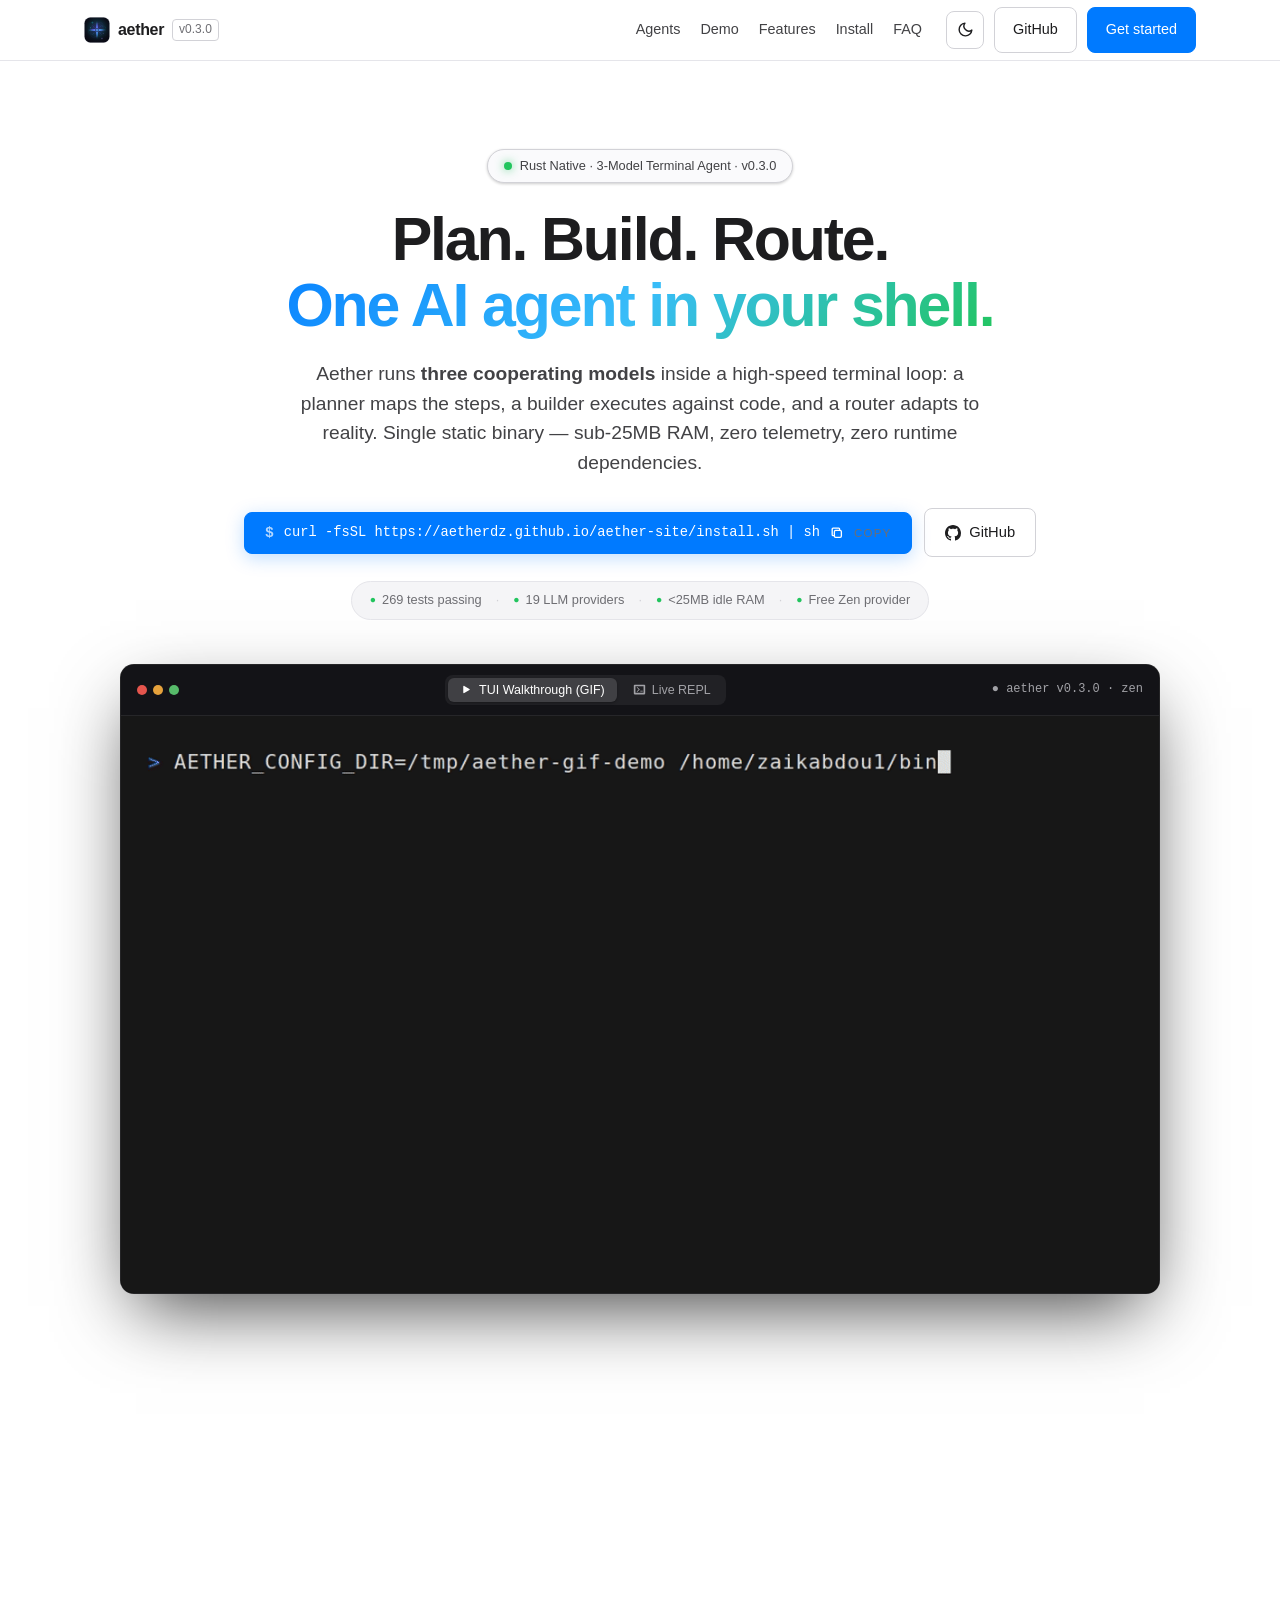
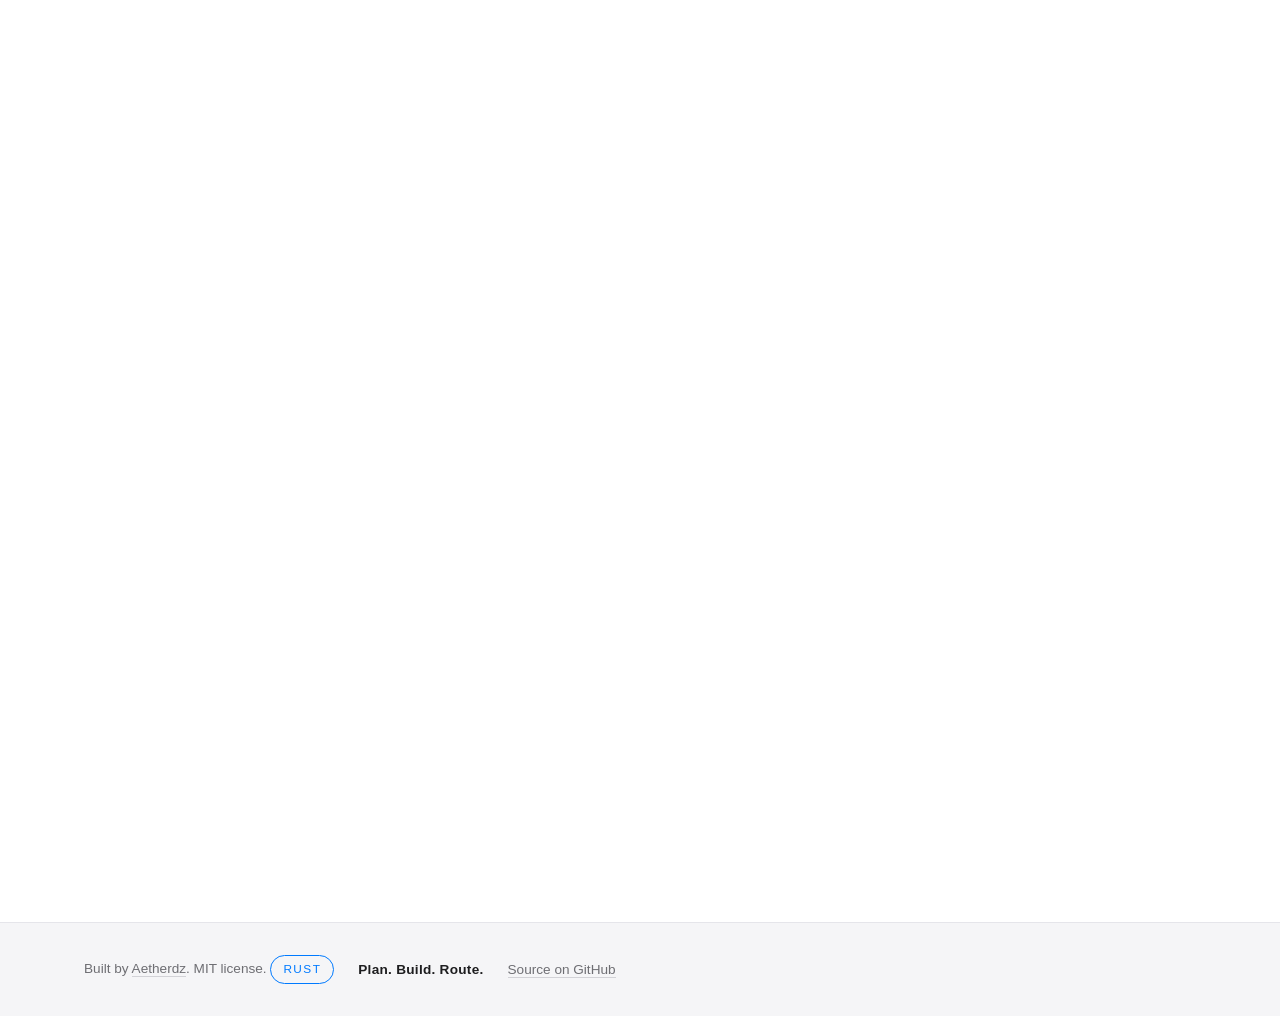
<file: index.html>
<!DOCTYPE html>
<html lang="en">
<head>
  <meta charset="UTF-8">
  <meta name="viewport" content="width=device-width, initial-scale=1.0">
  <title>Aether — the 3-model terminal agent</title>
  <meta name="description" content="Aether is a Rust terminal AI coding agent driven by three models: a planner, a builder, and a router that revises the plan after every execution. One binary, no Node runtime, free no-key start.">
  <link rel="canonical" href="https://aetherdz.github.io/aether-site/">
  <meta property="og:title" content="Aether — the 3-model terminal agent">
  <meta property="og:description" content="Plan. Build. Route. A Rust terminal agent where three models cooperate and the router re-plans after every step.">
  <meta property="og:type" content="website">
  <meta property="og:url" content="https://aetherdz.github.io/aether-site/">
  <meta property="og:image" content="https://aetherdz.github.io/aether-site/logo.svg">
  <meta name="twitter:card" content="summary_large_image">
  <meta name="theme-color" content="#ffffff">
  <meta http-equiv="Content-Security-Policy" content="default-src 'self'; script-src 'self'; style-src 'self'; font-src 'self'; img-src 'self' data:; connect-src 'none'; object-src 'none'; base-uri 'self'; form-action 'self'">
  <link rel="icon" href="./emblem.svg" type="image/svg+xml">
  <link rel="stylesheet" href="./style.css">
  <script src="./theme-init.js"></script>
</head>
<body>
  <a class="skip-link" href="#main">Skip to content</a>

  <header class="nav">
    <div class="nav-inner">
      <a class="nav-brand" href="#top" aria-label="Aether home">
        <img class="nav-emblem" src="./emblem.svg" alt="" width="26" height="26">
        <span class="nav-word">aether</span>
        <span class="nav-ver">v0.3.0</span>
      </a>
      <nav class="nav-links" id="nav-links" aria-label="Primary">
        <a href="#agents">Agents</a>
        <a href="#demo">Demo</a>
        <a href="#features">Features</a>
        <a href="#install">Install</a>
        <a href="#faq">FAQ</a>
      </nav>
      <div class="nav-actions">
        <button class="theme-toggle" id="theme-toggle" type="button" aria-label="Toggle dark mode" aria-pressed="false">
          <svg class="icon-moon" viewBox="0 0 24 24" fill="none" stroke="currentColor" stroke-width="2" stroke-linecap="round" stroke-linejoin="round" aria-hidden="true"><path d="M21 12.79A9 9 0 1 1 11.21 3 7 7 0 0 0 21 12.79z"></path></svg>
          <svg class="icon-sun" viewBox="0 0 24 24" fill="none" stroke="currentColor" stroke-width="2" stroke-linecap="round" stroke-linejoin="round" aria-hidden="true"><circle cx="12" cy="12" r="4"></circle><path d="M12 2v2M12 20v2M4.93 4.93l1.41 1.41M17.66 17.66l1.41 1.41M2 12h2M20 12h2M6.34 17.66l-1.41 1.41M19.07 4.93l-1.41 1.41"></path></svg>
        </button>
        <a class="btn btn-ghost nav-cta" href="https://github.com/Aetherdz/aether" rel="noopener" target="_blank">GitHub</a>
        <a class="btn btn-primary nav-cta" href="#install">Get started</a>
        <button class="nav-toggle" id="nav-toggle" type="button" aria-expanded="false" aria-controls="nav-links" aria-label="Toggle menu">
          <span></span><span></span><span></span>
        </button>
      </div>
    </div>
  </header>

  <main id="main">
    <section class="hero" id="top">
      <div class="hero-header">
        <div class="hero-badge">
          <span class="badge-dot"></span>
          <span class="badge-text">Rust Native · 3-Model Terminal Agent · v0.3.0</span>
        </div>
        <h1 class="hero-title">
          Plan. Build. Route.<br>
          <span class="hero-gradient">One AI agent in your shell.</span>
        </h1>
        <p class="hero-sub">
          Aether runs <b>three cooperating models</b> inside a high-speed terminal loop:
          a planner maps the steps, a builder executes against code, and a router adapts to reality.
          Single static binary — sub-25MB RAM, zero telemetry, zero runtime dependencies.
        </p>
        <div class="hero-cta-wrap">
          <button class="btn btn-primary copy-btn-inline hero-install-btn" id="copy-install" type="button" aria-label="Copy install command">
            <span class="prompt-symbol">$</span>
            <code id="install-code">curl -fsSL https://aetherdz.github.io/aether-site/install.sh | sh</code>
            <svg class="icon-copy" viewBox="0 0 16 16" width="14" height="14" aria-hidden="true"><rect x="5" y="5" width="8" height="8" rx="1.5" fill="none" stroke="currentColor" stroke-width="1.5"/><path d="M11 5V3.5a1 1 0 0 0-1-1H3.5a1 1 0 0 0-1 1V10a1 1 0 0 0 1 1H5" fill="none" stroke="currentColor" stroke-width="1.5"/></svg>
            <svg class="icon-check" viewBox="0 0 16 16" width="14" height="14" aria-hidden="true"><path d="M3 8.5 6.5 12 13 4.5" fill="none" stroke="currentColor" stroke-width="2" stroke-linecap="round" stroke-linejoin="round"/></svg>
            <span class="copy-hint" id="copy-hint" aria-live="polite">copy</span>
          </button>
          <a class="btn btn-ghost hero-secondary-btn" href="https://github.com/Aetherdz/aether" target="_blank" rel="noopener">
            <svg width="16" height="16" viewBox="0 0 16 16" fill="currentColor" aria-hidden="true"><path d="M8 0C3.58 0 0 3.58 0 8c0 3.54 2.29 6.53 5.47 7.59.4.07.55-.17.55-.38 0-.19-.01-.82-.01-1.49-2.01.37-2.53-.49-2.69-.94-.09-.23-.48-.94-.82-1.13-.28-.15-.68-.52-.01-.53.63-.01 1.08.58 1.23.82.72 1.21 1.87.87 2.33.66.07-.52.28-.87.51-1.07-1.78-.2-3.64-.89-3.64-3.95 0-.87.31-1.59.82-2.15-.08-.2-.36-1.02.08-2.12 0 0 .67-.21 2.2.82.64-.18 1.32-.27 2-.27.68 0 1.36.09 2 .27 1.53-1.04 2.2-.82 2.2-.82.44 1.1.16 1.92.08 2.12.51.56.82 1.27.82 2.15 0 3.07-1.87 3.75-3.65 3.95.29.25.54.73.54 1.48 0 1.07-.01 1.93-.01 2.2 0 .21.15.46.55.38A8.013 8.013 0 0016 8c0-4.42-3.58-8-8-8z"/></svg>
            GitHub
          </a>
        </div>
        <div class="hero-specs">
          <span class="spec-item"><span class="spec-dot">●</span> 269 tests passing</span>
          <span class="spec-sep">·</span>
          <span class="spec-item"><span class="spec-dot">●</span> 19 LLM providers</span>
          <span class="spec-sep">·</span>
          <span class="spec-item"><span class="spec-dot">●</span> &lt;25MB idle RAM</span>
          <span class="spec-sep">·</span>
          <span class="spec-item"><span class="spec-dot">●</span> Free Zen provider</span>
        </div>
      </div>

      <div class="hero-showcase" id="demo" role="region" aria-label="Aether terminal preview">
        <div class="showcase-bar">
          <span class="traffic"><i class="t-red"></i><i class="t-amber"></i><i class="t-green"></i></span>
          <div class="showcase-tabs" role="tablist" aria-label="Demo view switcher">
            <button class="showcase-tab active" id="tab-gif" role="tab" aria-selected="true" aria-controls="pane-gif" type="button">
              <svg viewBox="0 0 16 16" width="13" height="13" fill="currentColor" aria-hidden="true"><path d="m11.596 8.697-6.363 3.692c-.54.313-1.233-.066-1.233-.697V4.308c0-.63.692-1.01 1.233-.696l6.363 3.692a.802.802 0 0 1 0 1.393z"/></svg>
              <span>TUI Walkthrough (GIF)</span>
            </button>
            <button class="showcase-tab" id="tab-repl" role="tab" aria-selected="false" aria-controls="pane-repl" type="button">
              <svg viewBox="0 0 16 16" width="13" height="13" fill="currentColor" aria-hidden="true"><path d="M14 2H2a1 1 0 0 0-1 1v10a1 1 0 0 0 1 1h12a1 1 0 0 0 1-1V3a1 1 0 0 0-1-1zm-1 10H3V4h10v8zM4.5 5.5l2.5 2.5-2.5 2.5.707.707L8.414 8 5.207 4.793 4.5 5.5zm4.5 5h3v-1H9v1z"/></svg>
              <span>Live REPL</span>
            </button>
          </div>
          <span class="showcase-status">● aether v0.3.0 · zen</span>
        </div>
        <div class="showcase-body">
          <div class="showcase-pane active" id="pane-gif" role="tabpanel" aria-labelledby="tab-gif">
            <img class="hero-demo-gif" src="./assets/img/demo.gif" alt="Aether live terminal demo showing 3-model planning, building, and routing in TUI" width="1150" height="640">
          </div>
          <div class="showcase-pane" id="pane-repl" role="tabpanel" aria-labelledby="tab-repl" hidden>
            <pre class="terminal-body" id="terminal" aria-live="polite"></pre>
          </div>
        </div>
      </div>
    </section>

    <section class="section" id="agents" aria-labelledby="agents-title">
      <div class="section-head">
        <p class="overline">THE AGENTS</p>
        <h2 id="agents-title">Three models. One loop.</h2>
        <p class="section-sub">Most agents run a single model. Aether runs three that hand off to each other — and the router rewrites the plan from what actually happened.</p>
      </div>
      <div class="agent-loop" aria-label="Agent loop: plan → build → route">
        <article class="agent-card" data-agent="plan">
          <div class="agent-head"><span class="agent-num">01</span><h3>Plan</h3></div>
          <p>Reads the request, maps the repo, and writes a concrete step list — files to touch, commands to run, order of operations.</p>
          <pre class="agent-sample"><span class="s-dim"># plan</span>
<span class="s-cmd">plan</span> "add a --json flag to sync status"
<span class="s-dim">▸ 3 steps</span>
  1. parse flag in cli.rs
  2. emit json in sync.rs
  3. test round-trip</pre>
        </article>
        <span class="agent-arrow" aria-hidden="true">→</span>
        <article class="agent-card" data-agent="build">
          <div class="agent-head"><span class="agent-num">02</span><h3>Build</h3></div>
          <p>Executes the plan against the codebase: edits files, runs commands, observes the results, and reports back what changed.</p>
          <pre class="agent-sample"><span class="s-dim"># build</span>
<span class="s-cmd">build</span> step 1/3
<span class="s-dim">▸ edit crates/aether-sync/src/lib.rs</span>
  + --json flag wired to Status
  ✓ cargo check passes</pre>
        </article>
        <span class="agent-arrow" aria-hidden="true">→</span>
        <article class="agent-card" data-agent="route">
          <div class="agent-head"><span class="agent-num">03</span><h3>Route</h3></div>
          <p>Compares the result to the plan. Done? Hand off to you. Drifted? It rewrites the plan and sends it back to build — no dead ends.</p>
          <pre class="agent-sample"><span class="s-dim"># route</span>
<span class="s-cmd">route</span> result vs plan
<span class="s-dim">▸ 1 deviation found</span>
  json output missing tests
<span class="s-dim">▸ plan v2 → build</span></pre>
        </article>
      </div>
      <p class="agents-note">The router is the difference: it treats the plan as a hypothesis, not a contract. Execution always feeds back into planning.</p>
    </section>

    <section class="section" id="features" aria-labelledby="features-title">
      <div class="section-head">
        <p class="overline">FEATURES</p>
        <h2 id="features-title">Everything a coding agent should be.</h2>
        <p class="section-sub">Built in Rust, tuned for low RAM, honest about providers.</p>
      </div>
      <div class="bento">
        <article class="card card-wide">
          <div class="card-head"><span class="card-index">01</span><span class="card-rule" aria-hidden="true"></span></div>
          <h3>Zero setup</h3>
          <p>Run <code>aether</code> and start chatting. Ships with the free zen provider — OpenAI-compatible, no API key, no account, no credit card.</p>
        </article>
        <article class="card">
          <div class="card-head"><span class="card-index">02</span><span class="card-rule" aria-hidden="true"></span></div>
          <h3>19 providers</h3>
          <p>zen, openai, anthropic, google, deepseek, openrouter, ollama, groq, mistral, xai, cerebras, togetherai, fireworks, perplexity, moonshot, minimax, huggingface, lmstudio, github — plus any OpenAI-compatible endpoint.</p>
        </article>
        <article class="card">
          <div class="card-head"><span class="card-index">03</span><span class="card-rule" aria-hidden="true"></span></div>
          <h3>Light on RAM</h3>
          <p>A native Rust binary idles in tens of MB — not hundreds. No Electron, no bundled Chromium, no interpreter overhead.</p>
        </article>
        <article class="card">
          <div class="card-head"><span class="card-index">04</span><span class="card-rule" aria-hidden="true"></span></div>
          <h3>Sessions</h3>
          <p>Every chat auto-titles and saves. Browse, resume, or delete with <code>aether sessions</code>. Plain JSONL — grep it, script it, own it.</p>
        </article>
        <article class="card">
          <div class="card-head"><span class="card-index">05</span><span class="card-rule" aria-hidden="true"></span></div>
          <h3>Recall</h3>
          <p>Cross-session memory: search every past conversation with <code>aether recall "phrase"</code> and jump straight back in.</p>
        </article>
        <article class="card">
          <div class="card-head"><span class="card-index">06</span><span class="card-rule" aria-hidden="true"></span></div>
          <h3>MCP server</h3>
          <p>Aether speaks the Model Context Protocol over stdio and Streamable HTTP. Your editor and your agents share one context layer.</p>
        </article>
        <article class="card">
          <div class="card-head"><span class="card-index">07</span><span class="card-rule" aria-hidden="true"></span></div>
          <h3>Sync across devices</h3>
          <p>Sessions sync to a private GitHub gist or any synced folder — merged line-by-line with origin fingerprints, so concurrent edits never silently overwrite.</p>
        </article>
        <article class="card">
          <div class="card-head"><span class="card-index">08</span><span class="card-rule" aria-hidden="true"></span></div>
          <h3>Resilient transport</h3>
          <p>Streaming requests retry with exponential backoff and full jitter on 408/429/5xx — and the system prompt layers per-project overrides via <code>.aether/system-prompt.md</code>.</p>
        </article>
      </div>
    </section>

    <section class="section" id="install" aria-labelledby="install-title">
      <div class="section-head">
        <p class="overline">INSTALL</p>
        <h2 id="install-title">One command to first answer.</h2>
      </div>
      <div class="install-wrap">
        <div class="install-tabs" role="tablist" aria-label="Install method">
          <button class="install-tab active" data-method="curl" role="tab" aria-selected="true">curl</button>
          <button class="install-tab" data-method="cargo" role="tab" aria-selected="false">cargo</button>
          <button class="install-tab" data-method="git" role="tab" aria-selected="false">git clone</button>
          <button class="install-tab" data-method="termux" role="tab" aria-selected="false">Termux</button>
          <button class="install-tab" data-method="npx" role="tab" aria-selected="false">npx? no.</button>
        </div>
        <div class="install-pane">
          <div class="code-block" data-pane-wrap="curl">
            <pre class="install-code active" data-pane="curl" role="tabpanel"><code>curl -fsSL https://aetherdz.github.io/aether-site/install.sh | sh</code></pre>
            <button class="copy-btn" type="button" data-copy-text="curl -fsSL https://aetherdz.github.io/aether-site/install.sh | sh" aria-label="Copy install command">
              <svg class="icon-copy" viewBox="0 0 16 16" width="15" height="15" aria-hidden="true"><rect x="5" y="5" width="8" height="8" rx="1.5" fill="none" stroke="currentColor" stroke-width="1.5"/><path d="M11 5V3.5a1 1 0 0 0-1-1H3.5a1 1 0 0 0-1 1V10a1 1 0 0 0 1 1H5" fill="none" stroke="currentColor" stroke-width="1.5"/></svg>
              <svg class="icon-check" viewBox="0 0 16 16" width="15" height="15" aria-hidden="true"><path d="M3 8.5 6.5 12 13 4.5" fill="none" stroke="currentColor" stroke-width="2" stroke-linecap="round" stroke-linejoin="round"/></svg>
            </button>
          </div>
          <div class="code-block" data-pane-wrap="cargo" hidden>
            <pre class="install-code" data-pane="cargo" role="tabpanel" hidden><code>cargo install --git https://github.com/Aetherdz/aether --locked aether-cli</code></pre>
            <button class="copy-btn" type="button" data-copy-text="cargo install --git https://github.com/Aetherdz/aether --locked aether-cli" aria-label="Copy install command">
              <svg class="icon-copy" viewBox="0 0 16 16" width="15" height="15" aria-hidden="true"><rect x="5" y="5" width="8" height="8" rx="1.5" fill="none" stroke="currentColor" stroke-width="1.5"/><path d="M11 5V3.5a1 1 0 0 0-1-1H3.5a1 1 0 0 0-1 1V10a1 1 0 0 0 1 1H5" fill="none" stroke="currentColor" stroke-width="1.5"/></svg>
              <svg class="icon-check" viewBox="0 0 16 16" width="15" height="15" aria-hidden="true"><path d="M3 8.5 6.5 12 13 4.5" fill="none" stroke="currentColor" stroke-width="2" stroke-linecap="round" stroke-linejoin="round"/></svg>
            </button>
          </div>
          <div class="code-block" data-pane-wrap="git" hidden>
            <pre class="install-code" data-pane="git" role="tabpanel" hidden><code>git clone https://github.com/Aetherdz/aether
cd aether &amp;&amp; cargo build --release
./target/release/aether</code></pre>
            <button class="copy-btn" type="button" data-copy-text="git clone https://github.com/Aetherdz/aether
cd aether && cargo build --release
./target/release/aether" aria-label="Copy install command">
              <svg class="icon-copy" viewBox="0 0 16 16" width="15" height="15" aria-hidden="true"><rect x="5" y="5" width="8" height="8" rx="1.5" fill="none" stroke="currentColor" stroke-width="1.5"/><path d="M11 5V3.5a1 1 0 0 0-1-1H3.5a1 1 0 0 0-1 1V10a1 1 0 0 0 1 1H5" fill="none" stroke="currentColor" stroke-width="1.5"/></svg>
              <svg class="icon-check" viewBox="0 0 16 16" width="15" height="15" aria-hidden="true"><path d="M3 8.5 6.5 12 13 4.5" fill="none" stroke="currentColor" stroke-width="2" stroke-linecap="round" stroke-linejoin="round"/></svg>
            </button>
          </div>
          <div class="code-block" data-pane-wrap="termux" hidden>
            <pre class="install-code" data-pane="termux" role="tabpanel" hidden><code>pkg install -y rust
curl -fsSL https://aetherdz.github.io/aether-site/install.sh | sh</code></pre>
            <button class="copy-btn" type="button" data-copy-text="pkg install -y rust
curl -fsSL https://aetherdz.github.io/aether-site/install.sh | sh" aria-label="Copy install command">
              <svg class="icon-copy" viewBox="0 0 16 16" width="15" height="15" aria-hidden="true"><rect x="5" y="5" width="8" height="8" rx="1.5" fill="none" stroke="currentColor" stroke-width="1.5"/><path d="M11 5V3.5a1 1 0 0 0-1-1H3.5a1 1 0 0 0-1 1V10a1 1 0 0 0 1 1H5" fill="none" stroke="currentColor" stroke-width="1.5"/></svg>
              <svg class="icon-check" viewBox="0 0 16 16" width="15" height="15" aria-hidden="true"><path d="M3 8.5 6.5 12 13 4.5" fill="none" stroke="currentColor" stroke-width="2" stroke-linecap="round" stroke-linejoin="round"/></svg>
            </button>
          </div>
          <div class="code-block" data-pane-wrap="npx" hidden>
            <pre class="install-code" data-pane="npx" role="tabpanel" hidden><code>npx: command not found — that's the point.
Aether is a Rust binary. No Node runtime, no registry, no node_modules.</code></pre>
            <button class="copy-btn" type="button" data-copy-text="npx: command not found — that's the point.
Aether is a Rust binary. No Node runtime, no registry, no node_modules." aria-label="Copy install command">
              <svg class="icon-copy" viewBox="0 0 16 16" width="15" height="15" aria-hidden="true"><rect x="5" y="5" width="8" height="8" rx="1.5" fill="none" stroke="currentColor" stroke-width="1.5"/><path d="M11 5V3.5a1 1 0 0 0-1-1H3.5a1 1 0 0 0-1 1V10a1 1 0 0 0 1 1H5" fill="none" stroke="currentColor" stroke-width="1.5"/></svg>
              <svg class="icon-check" viewBox="0 0 16 16" width="15" height="15" aria-hidden="true"><path d="M3 8.5 6.5 12 13 4.5" fill="none" stroke="currentColor" stroke-width="2" stroke-linecap="round" stroke-linejoin="round"/></svg>
            </button>
          </div>
        </div>
      </div>
      <div class="power-row">
        <p class="power-label">POWER USER</p>
        <div class="power-cmds">
          <button class="power-cmd" type="button" data-copy-text="aether use deepseek/deepseek-chat" aria-label="Copy command"><code>aether use deepseek/deepseek-chat</code><svg class="icon-copy" viewBox="0 0 16 16" width="13" height="13" aria-hidden="true"><rect x="5" y="5" width="8" height="8" rx="1.5" fill="none" stroke="currentColor" stroke-width="1.5"/><path d="M11 5V3.5a1 1 0 0 0-1-1H3.5a1 1 0 0 0-1 1V10a1 1 0 0 0 1 1H5" fill="none" stroke="currentColor" stroke-width="1.5"/></svg><svg class="icon-check" viewBox="0 0 16 16" width="13" height="13" aria-hidden="true"><path d="M3 8.5 6.5 12 13 4.5" fill="none" stroke="currentColor" stroke-width="2" stroke-linecap="round" stroke-linejoin="round"/></svg></button>
          <button class="power-cmd" type="button" data-copy-text="aether models" aria-label="Copy command"><code>aether models</code><svg class="icon-copy" viewBox="0 0 16 16" width="13" height="13" aria-hidden="true"><rect x="5" y="5" width="8" height="8" rx="1.5" fill="none" stroke="currentColor" stroke-width="1.5"/><path d="M11 5V3.5a1 1 0 0 0-1-1H3.5a1 1 0 0 0-1 1V10a1 1 0 0 0 1 1H5" fill="none" stroke="currentColor" stroke-width="1.5"/></svg><svg class="icon-check" viewBox="0 0 16 16" width="13" height="13" aria-hidden="true"><path d="M3 8.5 6.5 12 13 4.5" fill="none" stroke="currentColor" stroke-width="2" stroke-linecap="round" stroke-linejoin="round"/></svg></button>
          <button class="power-cmd" type="button" data-copy-text="aether providers" aria-label="Copy command"><code>aether providers</code><svg class="icon-copy" viewBox="0 0 16 16" width="13" height="13" aria-hidden="true"><rect x="5" y="5" width="8" height="8" rx="1.5" fill="none" stroke="currentColor" stroke-width="1.5"/><path d="M11 5V3.5a1 1 0 0 0-1-1H3.5a1 1 0 0 0-1 1V10a1 1 0 0 0 1 1H5" fill="none" stroke="currentColor" stroke-width="1.5"/></svg><svg class="icon-check" viewBox="0 0 16 16" width="13" height="13" aria-hidden="true"><path d="M3 8.5 6.5 12 13 4.5" fill="none" stroke="currentColor" stroke-width="2" stroke-linecap="round" stroke-linejoin="round"/></svg></button>
          <button class="power-cmd" type="button" data-copy-text="aether sessions" aria-label="Copy command"><code>aether sessions</code><svg class="icon-copy" viewBox="0 0 16 16" width="13" height="13" aria-hidden="true"><rect x="5" y="5" width="8" height="8" rx="1.5" fill="none" stroke="currentColor" stroke-width="1.5"/><path d="M11 5V3.5a1 1 0 0 0-1-1H3.5a1 1 0 0 0-1 1V10a1 1 0 0 0 1 1H5" fill="none" stroke="currentColor" stroke-width="1.5"/></svg><svg class="icon-check" viewBox="0 0 16 16" width="13" height="13" aria-hidden="true"><path d="M3 8.5 6.5 12 13 4.5" fill="none" stroke="currentColor" stroke-width="2" stroke-linecap="round" stroke-linejoin="round"/></svg></button>
          <button class="power-cmd" type="button" data-copy-text="aether recall \"x\"" aria-label="Copy command"><code>aether recall "x"</code><svg class="icon-copy" viewBox="0 0 16 16" width="13" height="13" aria-hidden="true"><rect x="5" y="5" width="8" height="8" rx="1.5" fill="none" stroke="currentColor" stroke-width="1.5"/><path d="M11 5V3.5a1 1 0 0 0-1-1H3.5a1 1 0 0 0-1 1V10a1 1 0 0 0 1 1H5" fill="none" stroke="currentColor" stroke-width="1.5"/></svg><svg class="icon-check" viewBox="0 0 16 16" width="13" height="13" aria-hidden="true"><path d="M3 8.5 6.5 12 13 4.5" fill="none" stroke="currentColor" stroke-width="2" stroke-linecap="round" stroke-linejoin="round"/></svg></button>
          <button class="power-cmd" type="button" data-copy-text="aether sync" aria-label="Copy command"><code>aether sync</code><svg class="icon-copy" viewBox="0 0 16 16" width="13" height="13" aria-hidden="true"><rect x="5" y="5" width="8" height="8" rx="1.5" fill="none" stroke="currentColor" stroke-width="1.5"/><path d="M11 5V3.5a1 1 0 0 0-1-1H3.5a1 1 0 0 0-1 1V10a1 1 0 0 0 1 1H5" fill="none" stroke="currentColor" stroke-width="1.5"/></svg><svg class="icon-check" viewBox="0 0 16 16" width="13" height="13" aria-hidden="true"><path d="M3 8.5 6.5 12 13 4.5" fill="none" stroke="currentColor" stroke-width="2" stroke-linecap="round" stroke-linejoin="round"/></svg></button>
          <button class="power-cmd" type="button" data-copy-text="aether tui" aria-label="Copy command"><code>aether tui</code><svg class="icon-copy" viewBox="0 0 16 16" width="13" height="13" aria-hidden="true"><rect x="5" y="5" width="8" height="8" rx="1.5" fill="none" stroke="currentColor" stroke-width="1.5"/><path d="M11 5V3.5a1 1 0 0 0-1-1H3.5a1 1 0 0 0-1 1V10a1 1 0 0 0 1 1H5" fill="none" stroke="currentColor" stroke-width="1.5"/></svg><svg class="icon-check" viewBox="0 0 16 16" width="13" height="13" aria-hidden="true"><path d="M3 8.5 6.5 12 13 4.5" fill="none" stroke="currentColor" stroke-width="2" stroke-linecap="round" stroke-linejoin="round"/></svg></button>
        </div>
      </div>
    </section>

    <section class="section" id="commands" aria-labelledby="commands-title">
      <div class="section-head">
        <p class="overline">COMMANDS</p>
        <h2 id="commands-title">The whole CLI.</h2>
      </div>
      <div class="commands-grid" id="commands-grid"></div>
    </section>

    <section class="section" id="faq" aria-labelledby="faq-title">
      <div class="section-head">
        <p class="overline">FAQ</p>
        <h2 id="faq-title">Questions, answered.</h2>
      </div>
      <div class="faq">
        <div class="faq-item">
          <button class="faq-q" type="button" aria-expanded="false" aria-controls="faq-a-1">
            <span>Do I need an API key?</span><span class="faq-icon" aria-hidden="true"></span>
          </button>
          <div class="faq-a" id="faq-a-1" hidden><p>No. Aether ships with the free zen provider — an OpenAI-compatible endpoint that needs no key. Run <code>aether</code> and start chatting. Bring your own key only when you want a different model.</p></div>
        </div>
        <div class="faq-item">
          <button class="faq-q" type="button" aria-expanded="false" aria-controls="faq-a-2">
            <span>What does "3 models" mean?</span><span class="faq-icon" aria-hidden="true"></span>
          </button>
          <div class="faq-a" id="faq-a-2" hidden><p>One model plans, one executes, and one routes between them — comparing the executed result against the plan and rewriting the plan when they drift. The router is what keeps Aether from grinding on a stale approach: it treats the plan as a hypothesis that execution must confirm or correct.</p></div>
        </div>
        <div class="faq-item">
          <button class="faq-q" type="button" aria-expanded="false" aria-controls="faq-a-3">
            <span>Is it free?</span><span class="faq-icon" aria-hidden="true"></span>
          </button>
          <div class="faq-a" id="faq-a-3" hidden><p>The CLI is free, MIT-licensed, and the zen provider has a free tier — you can go from zero to a working agent without paying anything. Paid providers are billed by them, at their rates.</p></div>
        </div>
        <div class="faq-item">
          <button class="faq-q" type="button" aria-expanded="false" aria-controls="faq-a-4">
            <span>Is it open source?</span><span class="faq-icon" aria-hidden="true"></span>
          </button>
          <div class="faq-a" id="faq-a-4" hidden><p>Yes — MIT license, source on <a href="https://github.com/Aetherdz/aether" rel="noopener" target="_blank">GitHub</a>. Read it, fork it, build on it.</p></div>
        </div>
        <div class="faq-item">
          <button class="faq-q" type="button" aria-expanded="false" aria-controls="faq-a-5">
            <span>Which models can I use?</span><span class="faq-icon" aria-hidden="true"></span>
          </button>
          <div class="faq-a" id="faq-a-5" hidden><p>All 19 providers: zen (free), openai, anthropic, google, deepseek, openrouter, ollama, groq, mistral, xai, cerebras, togetherai, fireworks, perplexity, moonshot, minimax, huggingface, lmstudio, github — plus any OpenAI-compatible endpoint. Switch with <code>aether use &lt;provider&gt;/&lt;model&gt;</code>.</p></div>
        </div>
        <div class="faq-item">
          <button class="faq-q" type="button" aria-expanded="false" aria-controls="faq-a-6">
            <span>Does it work on Windows?</span><span class="faq-icon" aria-hidden="true"></span>
          </button>
          <div class="faq-a" id="faq-a-6" hidden><p>Yes. One binary for Windows, macOS, and Linux — x86 and ARM. The installer script is POSIX sh; on Windows use the cargo or git method (or WSL).</p></div>
        </div>
        <div class="faq-item">
          <button class="faq-q" type="button" aria-expanded="false" aria-controls="faq-a-7">
            <span>Is my data stored?</span><span class="faq-icon" aria-hidden="true"></span>
          </button>
          <div class="faq-a" id="faq-a-7" hidden><p>Locally, on your machine. Sessions live under <code>~/.config/aether</code>. Sync only happens if you enable it — a private gist or a folder you control. No account, no cloud, no telemetry.</p></div>
        </div>
      </div>
    </section>

    <section class="cta">
      <h2>Three models. One loop.</h2>
      <p>Install it. Point it at a repo. Watch the router re-plan.</p>
      <div class="hero-cta">
        <button class="btn btn-primary copy-btn-inline" type="button" data-copy="curl -fsSL https://aetherdz.github.io/aether-site/install.sh | sh" aria-label="Copy install command">
          <code>curl -fsSL https://aetherdz.github.io/aether-site/install.sh | sh</code>
          <svg class="icon-copy" viewBox="0 0 16 16" width="14" height="14" aria-hidden="true"><rect x="5" y="5" width="8" height="8" rx="1.5" fill="none" stroke="currentColor" stroke-width="1.5"/><path d="M11 5V3.5a1 1 0 0 0-1-1H3.5a1 1 0 0 0-1 1V10a1 1 0 0 0 1 1H5" fill="none" stroke="currentColor" stroke-width="1.5"/></svg>
          <svg class="icon-check" viewBox="0 0 16 16" width="14" height="14" aria-hidden="true"><path d="M3 8.5 6.5 12 13 4.5" fill="none" stroke="currentColor" stroke-width="2" stroke-linecap="round" stroke-linejoin="round"/></svg>
        </button>
        <a class="btn btn-ghost" href="https://github.com/Aetherdz/aether" rel="noopener" target="_blank">Star on GitHub</a>
      </div>
      <p class="cta-badge-row"><span class="rust-badge">built in Rust</span></p>
    </section>
  </main>

  <footer class="footer">
    <div class="footer-inner">
      <p>Built by <a href="https://github.com/Aetherdz" rel="noopener" target="_blank">Aetherdz</a>. MIT license. <span class="rust-badge">Rust</span></p>
      <p class="footer-motto">Plan. Build. Route.</p>
      <p><a href="https://github.com/Aetherdz/aether" rel="noopener" target="_blank">Source on GitHub</a></p>
    </div>
  </footer>

  <script src="./app.js"></script>
</body>
</html>
</file>
<file: style.css>
/* AETHER — design system: opencode.ai / jcode.sh palette.
   Light: white bg, #f5f5f7 surfaces, ink #1d1d1f, blue accent #007aff.
   Dark (opencode.ai dark): #0c0c0e bg, #161618 surfaces, #ffffff text.
   Terminal keeps the opencode dark scheme in both themes. No emojis. */

:root {
  color-scheme: light;
  --bg: #ffffff;
  --surface: #f5f5f7;
  --surface-2: #fafafc;
  --elevated: #ffffff;
  --ink: #1d1d1f;
  --ink-2: #424245;
  --muted: #6e6e73;
  --faint: #86868b;
  --hairline: #d2d2d7;
  --hairline-2: #e5e5ea;
  --nav-bg: rgba(255, 255, 255, 0.85);
  --accent: #007aff;
  --accent-hover: #0056b3;
  --accent-soft: rgba(0, 122, 255, 0.08);
  --accent-invert: #ffffff;
  --code-bg: #ffffff;
  --green: #1a7f37;
  --term-bg: #0c0c0e;
  --term-panel: #161618;
  --term-text: #f2f2f7;
  --term-dim: #a1a1a6;
  --term-green: #7ee2a8;
  --font-sans: -apple-system, "Segoe UI", "IBM Plex Sans", Roboto, "Helvetica Neue", Arial, sans-serif;
  --font-mono: "IBM Plex Mono", "JetBrains Mono", "SFMono-Regular", Menlo, Consolas, monospace;
  --radius: 10px;
  --radius-sm: 8px;
  --shadow: 0 1px 2px rgba(0, 0, 0, 0.04), 0 8px 24px rgba(0, 0, 0, 0.06);
}

/* system dark preference (only when the user hasn't chosen explicitly) */
@media (prefers-color-scheme: dark) {
  :root:not([data-theme="light"]) {
    color-scheme: dark;
    --bg: #0c0c0e;
    --surface: #161618;
    --surface-2: #1c1c1f;
    --elevated: #1c1c1f;
    --ink: #ffffff;
    --ink-2: #c7c7cc;
    --muted: #a1a1a6;
    --faint: #68686f;
    --hairline: #3a3a3c;
    --hairline-2: #2c2c2e;
    --nav-bg: rgba(12, 12, 14, 0.85);
    --accent-hover: #0a84ff;
    --accent-soft: rgba(0, 122, 255, 0.15);
    --code-bg: #161618;
    --shadow: 0 1px 2px rgba(0, 0, 0, 0.5), 0 8px 24px rgba(0, 0, 0, 0.4);
  }
}

/* explicit dark choice overrides everything */
html[data-theme="dark"] {
  color-scheme: dark;
  --bg: #0c0c0e;
  --surface: #161618;
  --surface-2: #1c1c1f;
  --elevated: #1c1c1f;
  --ink: #ffffff;
  --ink-2: #c7c7cc;
  --muted: #a1a1a6;
  --faint: #68686f;
  --hairline: #3a3a3c;
  --hairline-2: #2c2c2e;
  --nav-bg: rgba(12, 12, 14, 0.85);
  --accent-hover: #0a84ff;
  --accent-soft: rgba(0, 122, 255, 0.15);
  --code-bg: #161618;
  --shadow: 0 1px 2px rgba(0, 0, 0, 0.5), 0 8px 24px rgba(0, 0, 0, 0.4);
}

* { box-sizing: border-box; }

html { scroll-behavior: smooth; }

body {
  margin: 0;
  background: var(--bg);
  color: var(--ink);
  font-family: var(--font-sans);
  font-size: 16px;
  line-height: 1.6;
  -webkit-font-smoothing: antialiased;
}

a { color: inherit; text-decoration: none; border-bottom: 1px solid var(--hairline); }
a:hover { border-bottom-color: var(--accent); }

code {
  font-family: var(--font-mono);
  font-size: 0.88em;
  background: var(--surface-2);
  border: 1px solid var(--hairline-2);
  border-radius: 5px;
  padding: 0.1em 0.35em;
}

.skip-link {
  position: absolute;
  left: -9999px;
  top: 0;
  background: var(--ink);
  color: var(--accent-invert);
  padding: 0.5em 1em;
  z-index: 100;
}
.skip-link:focus { left: 0; }

/* ---------- nav ---------- */

.nav {
  position: sticky;
  top: 0;
  z-index: 50;
  background: var(--nav-bg);
  backdrop-filter: blur(12px);
  border-bottom: 1px solid var(--hairline-2);
}
.nav-inner {
  max-width: 1160px;
  margin: 0 auto;
  padding: 0 24px;
  height: 60px;
  display: flex;
  align-items: center;
  gap: 24px;
}
.nav-brand { display: flex; align-items: center; gap: 8px; border: 0; }
.nav-emblem { display: block; }
.nav-word { font-weight: 700; letter-spacing: -0.02em; }
.nav-ver { font-size: 0.75rem; color: var(--muted); border: 1px solid var(--hairline); border-radius: 4px; padding: 0 6px; }
.nav-links { display: flex; gap: 20px; margin-left: auto; }
.nav-links a { font-size: 0.9rem; color: var(--ink-2); border: 0; }
.nav-links a:hover { color: var(--accent); }
.nav-actions { display: flex; align-items: center; gap: 10px; }
.nav-toggle {
  display: none;
  flex-direction: column;
  gap: 4px;
  background: none;
  border: 1px solid var(--hairline);
  border-radius: 6px;
  padding: 8px 9px;
  cursor: pointer;
}
.nav-toggle span { display: block; width: 16px; height: 1.5px; background: var(--ink); }

/* ---------- buttons ---------- */

.btn {
  display: inline-flex;
  align-items: center;
  gap: 8px;
  border: 1px solid var(--hairline);
  border-radius: var(--radius-sm);
  padding: 10px 18px;
  font-family: var(--font-sans);
  font-size: 0.9rem;
  font-weight: 500;
  cursor: pointer;
  transition: background 0.15s, color 0.15s, border-color 0.15s, box-shadow 0.15s;
}
.btn code { background: none; border: 0; padding: 0; font-size: inherit; }
.btn-primary { background: var(--accent); border-color: var(--accent); color: var(--accent-invert); }
.btn-primary:hover { background: var(--accent-hover); border-color: var(--accent-hover); box-shadow: 0 4px 14px rgba(0, 122, 255, 0.3); }
.btn-ghost { background: transparent; color: var(--ink); }
.btn-ghost:hover { background: var(--surface); }

/* ---------- theme toggle ---------- */

.theme-toggle {
  display: inline-flex;
  align-items: center;
  justify-content: center;
  width: 38px;
  height: 38px;
  border: 1px solid var(--hairline);
  border-radius: var(--radius-sm);
  background: transparent;
  color: var(--ink);
  cursor: pointer;
  transition: background 0.15s, border-color 0.15s, color 0.15s;
}
.theme-toggle:hover { background: var(--surface); border-color: var(--muted); }
.theme-toggle svg { width: 17px; height: 17px; display: block; }
.theme-toggle .icon-sun { display: none; }
html[data-theme="dark"] .theme-toggle .icon-sun { display: block; }
html[data-theme="dark"] .theme-toggle .icon-moon { display: none; }
@media (prefers-color-scheme: dark) {
  :root:not([data-theme="light"]) .theme-toggle .icon-sun { display: block; }
  :root:not([data-theme="light"]) .theme-toggle .icon-moon { display: none; }
}

/* ---------- hero ---------- */

.hero {
  max-width: 1160px;
  margin: 0 auto;
  padding: 88px 24px 64px;
  display: flex;
  flex-direction: column;
  align-items: center;
  text-align: center;
}
.hero-header {
  max-width: 880px;
  margin: 0 auto 44px;
  display: flex;
  flex-direction: column;
  align-items: center;
}
.hero-badge {
  display: inline-flex;
  align-items: center;
  gap: 8px;
  background: var(--surface-2);
  border: 1px solid var(--hairline);
  border-radius: 999px;
  padding: 6px 16px;
  font-size: 0.8rem;
  font-weight: 500;
  color: var(--ink-2);
  margin-bottom: 24px;
  box-shadow: 0 1px 3px rgba(0, 0, 0, 0.2);
}
.badge-dot {
  width: 8px;
  height: 8px;
  border-radius: 50%;
  background: #22c55e;
  box-shadow: 0 0 10px rgba(34, 197, 94, 0.7);
}
.hero-title {
  font-size: clamp(2.4rem, 5.2vw, 3.8rem);
  line-height: 1.08;
  letter-spacing: -0.035em;
  font-weight: 800;
  margin: 0 0 20px;
}
.hero-gradient {
  background: linear-gradient(135deg, #0a84ff 0%, #38bdf8 50%, #22c55e 100%);
  -webkit-background-clip: text;
  -webkit-text-fill-color: transparent;
}
.hero-sub {
  color: var(--ink-2);
  font-size: clamp(1.05rem, 1.8vw, 1.2rem);
  line-height: 1.55;
  max-width: 64ch;
  margin: 0 0 30px;
}
.hero-cta-wrap {
  display: flex;
  gap: 12px;
  flex-wrap: wrap;
  align-items: center;
  justify-content: center;
  margin-bottom: 24px;
}
.hero-install-btn {
  padding: 12px 20px;
  font-size: 0.92rem;
  box-shadow: 0 4px 18px rgba(0, 122, 255, 0.25);
}
.hero-install-btn .prompt-symbol {
  color: rgba(255, 255, 255, 0.7);
  font-family: var(--font-mono);
  font-weight: 700;
}
.hero-secondary-btn {
  padding: 12px 20px;
  font-size: 0.92rem;
  border: 1px solid var(--hairline);
}
.hero-specs {
  display: flex;
  align-items: center;
  justify-content: center;
  gap: 14px;
  flex-wrap: wrap;
  font-size: 0.8rem;
  color: var(--muted);
  padding: 8px 18px;
  background: var(--surface);
  border: 1px solid var(--hairline-2);
  border-radius: 999px;
}
.spec-item {
  display: inline-flex;
  align-items: center;
  gap: 6px;
}
.spec-dot {
  color: #22c55e;
  font-size: 0.65rem;
}
.spec-sep {
  color: var(--hairline);
}
.copy-btn-inline {
  display: inline-flex;
  align-items: center;
  gap: 10px;
}
.copy-btn-inline .icon-check { display: none; }
.copy-btn-inline.copied .icon-copy { display: none; }
.copy-btn-inline.copied .icon-check { display: block; }
.copy-btn-inline code {
  background: none;
  border: 0;
  padding: 0;
  font-size: 0.86rem;
  font-family: var(--font-mono);
}
.copy-hint {
  font-size: 0.72rem;
  text-transform: uppercase;
  letter-spacing: 0.1em;
  color: var(--muted);
}

/* ---------- hero showcase window ---------- */

.hero-showcase {
  width: 100%;
  max-width: 1040px;
  margin: 0 auto;
  background: var(--term-bg);
  border-radius: 14px;
  border: 1px solid rgba(255, 255, 255, 0.1);
  box-shadow: 0 28px 72px -16px rgba(0, 0, 0, 0.75), 0 0 0 1px rgba(255, 255, 255, 0.08);
  overflow: hidden;
  text-align: left;
  transition: box-shadow 0.3s ease, border-color 0.3s ease;
}
.hero-showcase:hover {
  box-shadow: 0 32px 80px -16px rgba(0, 0, 0, 0.85), 0 0 24px rgba(34, 197, 94, 0.15);
  border-color: rgba(34, 197, 94, 0.3);
}
.showcase-bar {
  display: flex;
  align-items: center;
  justify-content: space-between;
  padding: 10px 16px;
  background: rgba(20, 20, 24, 0.95);
  border-bottom: 1px solid rgba(255, 255, 255, 0.08);
  gap: 12px;
}
.traffic { display: flex; gap: 6px; }
.traffic i { width: 10px; height: 10px; border-radius: 50%; display: block; }
.t-red { background: #e5554d; }
.t-amber { background: #e6a23c; }
.t-green { background: #57bb6a; }
.showcase-tabs {
  display: flex;
  background: rgba(255, 255, 255, 0.06);
  border-radius: 8px;
  padding: 3px;
  gap: 4px;
}
.showcase-tab {
  display: inline-flex;
  align-items: center;
  gap: 6px;
  background: transparent;
  border: 0;
  border-radius: 6px;
  padding: 5px 12px;
  font-family: var(--font-sans);
  font-size: 0.78rem;
  font-weight: 500;
  color: var(--term-dim);
  cursor: pointer;
  transition: all 0.15s ease;
}
.showcase-tab:hover {
  color: var(--ink);
}
.showcase-tab.active {
  background: rgba(255, 255, 255, 0.14);
  color: #ffffff;
  box-shadow: 0 1px 3px rgba(0, 0, 0, 0.3);
}
.showcase-status {
  font-family: var(--font-mono);
  font-size: 0.75rem;
  color: var(--term-dim);
}
.showcase-body {
  position: relative;
  background: var(--term-bg);
  overflow: hidden;
}
.showcase-pane {
  display: none;
}
.showcase-pane.active {
  display: block;
}
.hero-demo-gif {
  display: block;
  width: 100%;
  height: auto;
  border: 0;
}
.terminal-body {
  margin: 0;
  padding: 22px 20px;
  min-height: 380px;
  font-size: 0.86rem;
  line-height: 1.65;
  color: var(--term-text);
  white-space: pre-wrap;
  word-break: break-word;
  font-family: var(--font-mono);
}
.t-caret { display: inline-block; width: 7px; height: 1em; background: var(--term-text); vertical-align: text-bottom; animation: blink 1s steps(1) infinite; }
@keyframes blink { 50% { opacity: 0; } }
.t-cmd { color: #ffffff; font-weight: 600; }
.t-dim { color: var(--term-dim); }
.t-model { color: #64b5ff; }
.t-aether { color: #64b5ff; font-weight: 700; }
.t-out { color: var(--term-text); }
.t-green { color: var(--term-green); }

/* ---------- sections ---------- */

.section { max-width: 1160px; margin: 0 auto; padding: 88px 24px; }
.section-head { max-width: 680px; margin-bottom: 44px; }
.section-head h2 {
  font-size: clamp(1.8rem, 3.6vw, 2.4rem);
  letter-spacing: -0.025em;
  margin: 12px 0 10px;
}
.section-sub { color: var(--ink-2); font-size: 1.05rem; margin: 0; }

/* ---------- agent loop ---------- */

.agent-loop {
  display: grid;
  grid-template-columns: 1fr auto 1fr auto 1fr;
  gap: 16px;
  align-items: stretch;
  margin-bottom: 20px;
}
.agent-card {
  background: var(--elevated);
  border: 1px solid var(--hairline);
  border-radius: var(--radius);
  padding: 24px;
  box-shadow: var(--shadow);
  transition: transform 0.2s ease, border-color 0.2s ease, box-shadow 0.2s ease;
}
.agent-card:hover {
  transform: translateY(-3px);
  border-color: rgba(0, 122, 255, 0.4);
  box-shadow: 0 12px 28px -6px rgba(0, 0, 0, 0.4);
}
.agent-head { display: flex; align-items: center; gap: 12px; margin-bottom: 12px; }
.agent-num { font-size: 0.78rem; font-weight: 700; color: var(--accent); border: 1px solid var(--hairline); border-radius: 50%; width: 28px; height: 28px; display: inline-flex; align-items: center; justify-content: center; }
.agent-head h3 { margin: 0; font-size: 1.15rem; letter-spacing: -0.01em; }
.agent-card p { font-size: 0.9rem; line-height: 1.55; color: var(--ink-2); margin: 0 0 16px; }
.agent-sample {
  background: var(--term-panel);
  color: var(--term-text);
  border-radius: var(--radius-sm);
  padding: 14px;
  margin: 0;
  font-size: 0.76rem;
  line-height: 1.6;
  overflow-x: auto;
}
.s-dim { color: var(--term-dim); }
.s-cmd { color: #64b5ff; }
.agent-arrow { align-self: center; font-size: 1.4rem; color: var(--muted); }
.agents-note {
  font-size: 0.88rem;
  color: var(--muted);
  border-left: 3px solid var(--accent);
  padding-left: 14px;
  margin: 18px 0 0;
}

/* ---------- bento features ---------- */

.bento {
  display: grid;
  grid-template-columns: repeat(3, 1fr);
  gap: 18px;
}
.card {
  background: var(--elevated);
  border: 1px solid var(--hairline);
  border-radius: var(--radius);
  padding: 24px;
  box-shadow: var(--shadow);
  transition: transform 0.2s ease, border-color 0.2s ease, box-shadow 0.2s ease;
}
.card:hover {
  transform: translateY(-3px);
  border-color: rgba(0, 122, 255, 0.4);
  box-shadow: 0 12px 28px -6px rgba(0, 0, 0, 0.4);
}
.card-wide { grid-column: span 2; }
.card-head { display: flex; align-items: center; justify-content: space-between; margin-bottom: 14px; }
.card-index { font-size: 0.78rem; font-weight: 600; color: var(--muted); }
.card-rule { flex: 1; height: 1px; background: var(--hairline-2); margin-left: 14px; }
.card h3 { margin: 0 0 8px; font-size: 1.05rem; letter-spacing: -0.01em; }
.card p { margin: 0; font-size: 0.9rem; line-height: 1.55; color: var(--ink-2); }

/* ---------- install ---------- */

.install-wrap {
  background: var(--elevated);
  border: 1px solid var(--hairline);
  border-radius: var(--radius);
  box-shadow: var(--shadow);
  overflow: hidden;
}
.install-tabs { display: flex; border-bottom: 1px solid var(--hairline); }
.install-tab {
  background: none;
  border: 0;
  border-right: 1px solid var(--hairline-2);
  padding: 12px 20px;
  font-family: var(--font-sans);
  font-size: 0.85rem;
  font-weight: 500;
  color: var(--muted);
  cursor: pointer;
}
.install-tab:hover { color: var(--ink); }
.install-tab.active { color: var(--accent); background: var(--accent-soft); box-shadow: inset 0 -2px 0 var(--accent); }
.install-pane { padding: 22px; }
.code-block {
  position: relative;
  margin-bottom: 12px;
}
.code-block:last-child { margin-bottom: 0; }
.install-code {
  background: var(--term-bg);
  color: var(--term-text);
  border-radius: var(--radius-sm);
  padding: 16px 18px;
  margin: 0;
  font-size: 0.82rem;
  line-height: 1.6;
  overflow-x: auto;
}
.install-code[hidden] { display: none; }
.install-code code { background: none; border: 0; padding: 0; color: inherit; font-size: inherit; }
.copy-btn {
  position: absolute;
  top: 8px;
  right: 8px;
  z-index: 2;
  width: 30px;
  height: 30px;
  display: inline-flex;
  align-items: center;
  justify-content: center;
  background: var(--surface);
  border: 1px solid var(--hairline-2);
  border-radius: 7px;
  color: var(--muted);
  cursor: pointer;
  transition: color 0.15s, border-color 0.15s, background 0.15s;
  -webkit-tap-highlight-color: transparent;
}
.copy-btn:hover { color: var(--accent); border-color: var(--accent); }
.copy-btn:focus-visible { outline: 2px solid var(--accent); outline-offset: 2px; }
.copy-btn .icon-check { display: none; }
.copy-btn.copied .icon-copy { display: none; }
.copy-btn.copied .icon-check { display: block; }
.copy-btn.copied { color: #22c55e; border-color: #22c55e; }
.copy-btn-sm { position: static; width: 26px; height: 26px; flex-shrink: 0; }
.cmd-top { display: flex; align-items: center; justify-content: space-between; gap: 8px; }
.power-cmd {
  display: inline-flex;
  align-items: center;
  gap: 6px;
  background: var(--surface);
  border: 1px solid var(--hairline);
  border-radius: var(--radius-sm);
  padding: 6px 10px;
  font-family: var(--font-mono);
  font-size: 0.78rem;
  color: var(--ink-2);
  cursor: pointer;
  transition: color 0.15s, border-color 0.15s;
  -webkit-tap-highlight-color: transparent;
}
.power-cmd:hover { color: var(--accent); border-color: var(--accent); }
.power-cmd code { background: none; border: 0; padding: 0; font-family: inherit; font-size: inherit; }
.power-cmd .icon-check { display: none; }
.power-cmd.copied .icon-copy { display: none; }
.power-cmd.copied .icon-check { display: block; }
.power-cmd.copied { color: #22c55e; border-color: #22c55e; }
.power-row { display: flex; align-items: baseline; gap: 18px; margin-top: 22px; flex-wrap: wrap; }
.power-label { font-size: 0.72rem; text-transform: uppercase; letter-spacing: 0.14em; color: var(--muted); }
.power-cmds { display: flex; flex-wrap: wrap; gap: 8px; }

/* ---------- commands grid ---------- */

.commands-grid { display: grid; grid-template-columns: repeat(2, 1fr); gap: 12px; }
.cmd-chip {
  background: var(--elevated);
  border: 1px solid var(--hairline);
  border-radius: var(--radius-sm);
  padding: 14px 16px;
  display: flex;
  flex-direction: column;
  gap: 4px;
}
.cmd-chip code { background: none; border: 0; padding: 0; font-size: 0.85rem; }
.cmd-chip code::before { content: "$ "; color: var(--accent); }
.cmd-desc { font-size: 0.78rem; color: var(--muted); }

/* ---------- FAQ ---------- */

.faq { max-width: 720px; }
.faq-item { border-bottom: 1px solid var(--hairline); }
.faq-q {
  width: 100%;
  background: none;
  border: 0;
  padding: 18px 4px;
  display: flex;
  align-items: center;
  justify-content: space-between;
  gap: 14px;
  font-family: var(--font-sans);
  font-size: 0.95rem;
  font-weight: 500;
  color: var(--ink);
  cursor: pointer;
  text-align: left;
}
.faq-q:hover { color: var(--accent); }
.faq-icon {
  width: 16px;
  height: 16px;
  position: relative;
  flex-shrink: 0;
}
.faq-icon::before, .faq-icon::after {
  content: "";
  position: absolute;
  background: var(--accent);
  transition: transform 0.15s;
}
.faq-icon::before { top: 7px; left: 2px; width: 12px; height: 2px; }
.faq-icon::after { top: 2px; left: 7px; width: 2px; height: 12px; }
.faq-q[aria-expanded="true"] .faq-icon::after { transform: scaleY(0); }
.faq-a { padding: 0 4px 18px; font-size: 0.9rem; color: var(--ink-2); }
.faq-a[hidden] { display: none; }
.faq-a p { margin: 0; }

/* ---------- CTA ---------- */

.cta {
  max-width: 1160px;
  margin: 0 auto;
  padding: 88px 24px 96px;
  text-align: center;
  border-top: 1px solid var(--hairline-2);
}
.cta h2 { font-size: clamp(1.8rem, 4vw, 2.6rem); letter-spacing: -0.025em; margin: 0 0 12px; }
.cta p { color: var(--ink-2); font-size: 1.05rem; margin: 0 0 28px; }
.cta .hero-cta { justify-content: center; }
.cta-badge-row { margin-top: 24px; }
.rust-badge {
  display: inline-block;
  font-size: 0.74rem;
  text-transform: uppercase;
  letter-spacing: 0.12em;
  color: var(--accent);
  border: 1px solid var(--accent);
  border-radius: 999px;
  padding: 4px 12px;
}

/* ---------- footer ---------- */

.footer { border-top: 1px solid var(--hairline-2); background: var(--surface); }
.footer-inner {
  max-width: 1160px;
  margin: 0 auto;
  padding: 32px 24px;
  display: flex;
  align-items: center;
  gap: 24px;
  font-size: 0.85rem;
  color: var(--muted);
  flex-wrap: wrap;
}
.footer p { margin: 0; }
.footer-motto { margin-left: auto; font-weight: 700; color: var(--ink); letter-spacing: 0.02em; }

/* ---------- reveal on scroll ---------- */

.reveal { opacity: 0; transform: translateY(14px); transition: opacity 0.5s ease, transform 0.5s ease; }
.visible { opacity: 1; transform: none; }

/* ---------- responsive ---------- */

@media (max-width: 900px) {
  .hero { padding: 56px 20px 48px; }
  .hero-header { margin-bottom: 32px; }
  .hero-title { font-size: 2.2rem; }
  .showcase-status { display: none; }
  .agent-loop { grid-template-columns: 1fr; }
  .agent-arrow { transform: rotate(90deg); justify-self: center; }
  .bento { grid-template-columns: 1fr; }
  .card-wide { grid-column: span 1; }
  .nav-links {
    display: none;
    position: absolute;
    top: 60px;
    left: 0;
    right: 0;
    background: var(--elevated);
    border-bottom: 1px solid var(--hairline);
    flex-direction: column;
    padding: 12px 20px;
    gap: 4px;
  }
  .nav-links.open { display: flex; }
  .nav-actions .nav-cta { display: none; }
  .nav-toggle { display: flex; }
  .commands-grid { grid-template-columns: 1fr; }
  .footer-inner { flex-direction: column; align-items: flex-start; }
  .footer-motto { margin-left: 0; }
  .copy-btn { width: 34px; height: 34px; top: 10px; right: 10px; }
  .install-pane { padding: 14px; }
  .install-code { padding: 14px 14px; font-size: 0.78rem; }
  .power-cmds { gap: 6px; }
  .power-cmd { padding: 8px 12px; }
}

@media (max-width: 600px) {
  .hero-specs { flex-direction: column; gap: 8px; border-radius: var(--radius); }
  .hero-specs .spec-sep { display: none; }
  .hero-install-btn { width: 100%; justify-content: center; }
  .hero-secondary-btn { width: 100%; justify-content: center; }
  .showcase-tabs { width: 100%; justify-content: center; }
  .showcase-bar { flex-direction: column; align-items: flex-start; gap: 8px; }
}

@media (prefers-reduced-motion: reduce) {
  html { scroll-behavior: auto; }
  .reveal { opacity: 1; transform: none; transition: none; }
  .t-caret { animation: none; }
}
</file>
